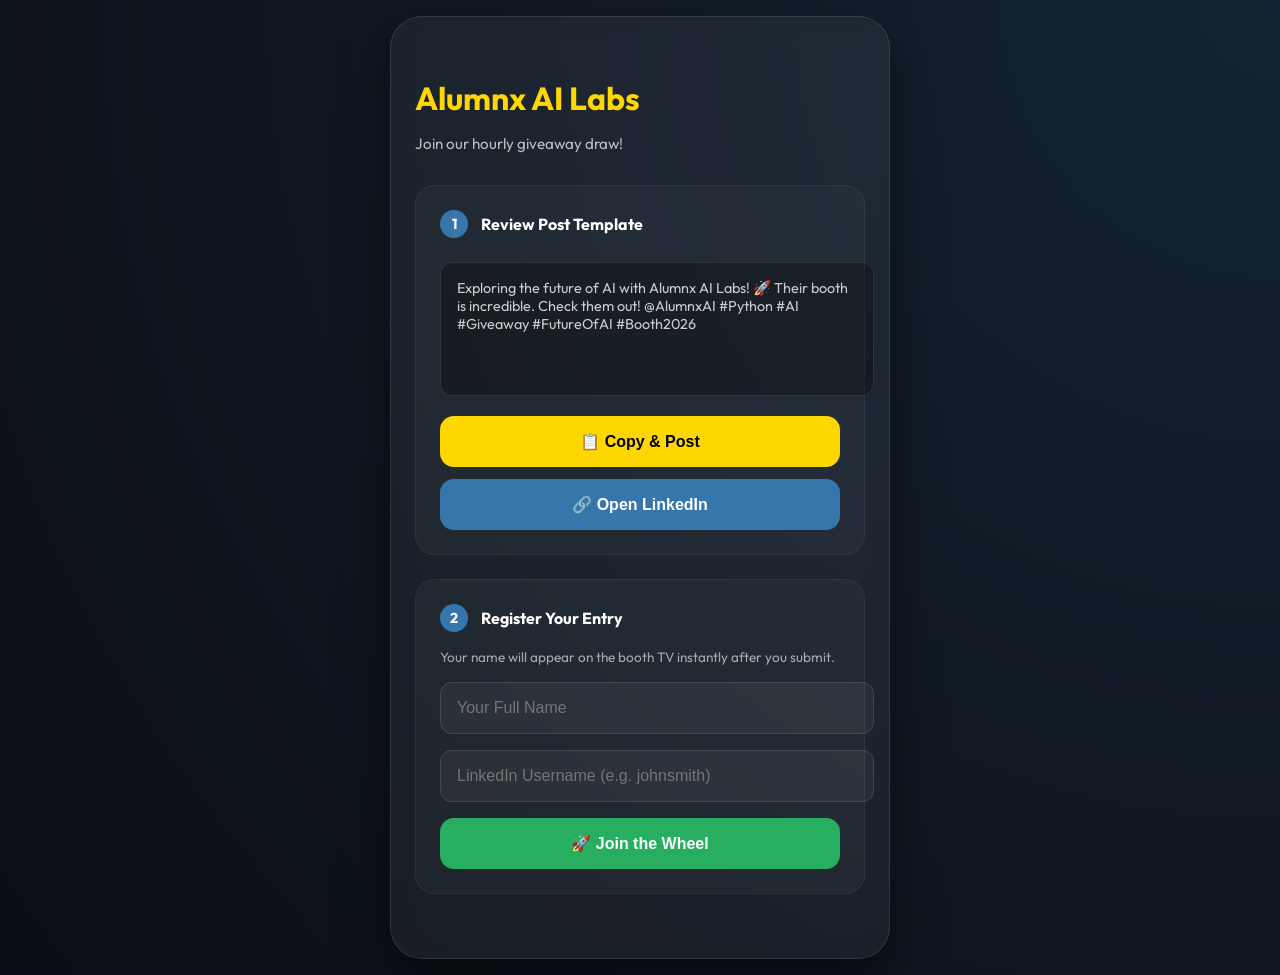
<file: qr-landing.html>
<!DOCTYPE html>
<html lang="en">
<head>
    <meta charset="UTF-8">
    <meta name="viewport" content="width=device-width, initial-scale=1.0">
    <title>Enter Giveaway - Alumnx AI Labs 2026</title>
    <link rel="preconnect" href="https://fonts.googleapis.com">
    <link rel="preconnect" href="https://fonts.gstatic.com" crossorigin>
    <link href="https://fonts.googleapis.com/css2?family=Outfit:wght@400;700&display=swap" rel="stylesheet">
    <style>
        :root {
            --bg: #0b0e14;
            --gold: #ffd700;
            --blue: #3776ab;
            --glass: rgba(255, 255, 255, 0.05);
        }
        body {
            background-color: var(--bg);
            color: white;
            font-family: 'Outfit', sans-serif;
            display: flex;
            justify-content: center;
            align-items: center;
            min-height: 100vh;
            margin: 0;
            padding: 1rem;
            background-image: radial-gradient(circle at top right, rgba(55, 118, 171, 0.2), transparent);
        }
        .container {
            width: 100%;
            max-width: 450px;
            background: var(--glass);
            backdrop-filter: blur(10px);
            padding: 2.5rem 1.5rem;
            border-radius: 32px;
            border: 1px solid rgba(255, 255, 255, 0.1);
            box-shadow: 0 20px 50px rgba(0,0,0,0.5);
        }
        .logo { width: 60px; margin-bottom: 1.5rem; }
        h1 { font-size: 2rem; margin-bottom: 0.5rem; color: var(--gold); }
        .subtitle { opacity: 0.7; margin-bottom: 2rem; font-size: 0.95rem; }
        
        .card {
            background: rgba(255, 255, 255, 0.03);
            border-radius: 20px;
            padding: 1.5rem;
            margin-bottom: 1.5rem;
            text-align: left;
            border: 1px solid rgba(255, 255, 255, 0.05);
        }
        .card-header { display: flex; align-items: center; gap: 0.8rem; margin-bottom: 1rem; }
        .step-num { 
            background: var(--blue); width: 28px; height: 28px; 
            border-radius: 50%; display: flex; justify-content: center; 
            align-items: center; font-weight: bold; font-size: 0.9rem;
        }

        textarea {
            width: 100%;
            background: rgba(0,0,0,0.3);
            color: #ccc;
            border: 1px solid #333;
            padding: 1rem;
            border-radius: 12px;
            font-family: inherit;
            font-size: 0.9rem;
            height: 100px;
            resize: none;
            margin: 0.5rem 0 1rem;
        }

        button {
            width: 100%;
            padding: 1rem;
            border-radius: 14px;
            border: none;
            font-weight: 700;
            font-size: 1rem;
            cursor: pointer;
            transition: all 0.2s;
            display: flex;
            justify-content: center;
            align-items: center;
            gap: 0.5rem;
        }
        .btn-gold { background: var(--gold); color: #000; }
        .btn-blue { background: var(--blue); color: #fff; margin-top: 0.8rem; }
        .btn-green { background: #27ae60; color: #fff; }

        input {
            width: 100%;
            background: rgba(255, 255, 255, 0.05);
            border: 1px solid rgba(255, 255, 255, 0.1);
            padding: 1rem;
            border-radius: 12px;
            color: white;
            font-size: 1rem;
            margin-bottom: 1rem;
            outline: none;
        }
        input:focus { border-color: var(--blue); }

        #toast {
            position: fixed;
            top: 20px;
            left: 50%;
            transform: translateX(-50%);
            background: var(--blue);
            color: white;
            padding: 0.8rem 1.5rem;
            border-radius: 50px;
            font-size: 0.9rem;
            font-weight: 600;
            box-shadow: 0 10px 20px rgba(0,0,0,0.3);
            display: none;
            z-index: 100;
        }
        
        .success-screen { display: none; text-align: center; }
        .success-screen h2 { color: #27ae60; font-size: 2.2rem; }
        .confetti-icon { font-size: 4rem; margin-bottom: 1.5rem; display: block; }
    </style>
</head>
<body>
    <div id="toast">Copied! Now post on LinkedIn.</div>

    <div class="container" id="main-form">
        <h1 id="brand-title">Alumnx AI Labs</h1>
        <p class="subtitle">Join our hourly giveaway draw!</p>

        <div class="card">
            <div class="card-header">
                <div class="step-num">1</div>
                <strong>Review Post Template</strong>
            </div>
            <textarea id="template">Exploring the future of AI with Alumnx AI Labs! 🚀 Their booth is incredible. Check them out! @AlumnxAI #Python #AI #Giveaway #FutureOfAI #Booth2026</textarea>
            <button class="btn-gold" onclick="copyTemplate()">📋 Copy & Post</button>
            <button class="btn-blue" onclick="openLinkedIn()">🔗 Open LinkedIn</button>
        </div>

        <div class="card">
            <div class="card-header">
                <div class="step-num">2</div>
                <strong>Register Your Entry</strong>
            </div>
            <p style="font-size:0.85rem; opacity:0.6; margin-bottom:1rem;">Your name will appear on the booth TV instantly after you submit.</p>
            <input type="text" id="name" placeholder="Your Full Name">
            <input type="text" id="handle" placeholder="LinkedIn Username (e.g. johnsmith)">
            <button class="btn-green" onclick="submitEntry()">🚀 Join the Wheel</button>
        </div>
    </div>

    <div class="container success-screen" id="success">
        <span class="confetti-icon">🎊</span>
        <h2>You're In!</h2>
        <p>Your name is now on the big screen wheel. Stay close for the next hourly draw!</p>
        <button class="btn-blue" style="margin-top:2rem;" onclick="location.reload()">Add Another Entry</button>
    </div>

    <script>
        function copyTemplate() {
            const copyText = document.getElementById("template");
            copyText.select();
            copyText.setSelectionRange(0, 99999);
            navigator.clipboard.writeText(copyText.value);
            
            showToast("Template copied! Open LinkedIn next.");
        }

        function openLinkedIn() {
            window.open('https://www.linkedin.com/feed/', '_blank');
        }

        async function submitEntry() {
            const name = document.getElementById('name').value;
            const handle = document.getElementById('handle').value;
            
            if (!name) {
                alert("Please enter your name!");
                return;
            }

            // MOCK SUBMISSION: In a real scenario, this would POST to a Google Script Webhook
            // For the booth activation, we can simulate the SUCCESS screen instantly.
            document.getElementById('main-form').style.display = 'none';
            document.getElementById('success').style.display = 'block';

            // IF the user has a webhook set up:
            // await fetch('YOUR_APPS_SCRIPT_WEBHOOK_URL', {
            //     method: 'POST',
            //     mode: 'no-cors',
            //     body: JSON.stringify({ name, handle, hashtag: '#AlumnxBooth2026' })
            // });
        }

        function showToast(msg) {
            const toast = document.getElementById("toast");
            toast.textContent = msg;
            toast.style.display = "block";
            setTimeout(() => { toast.style.display = "none"; }, 3000);
        }
    </script>
</body>
</html>
</file>
